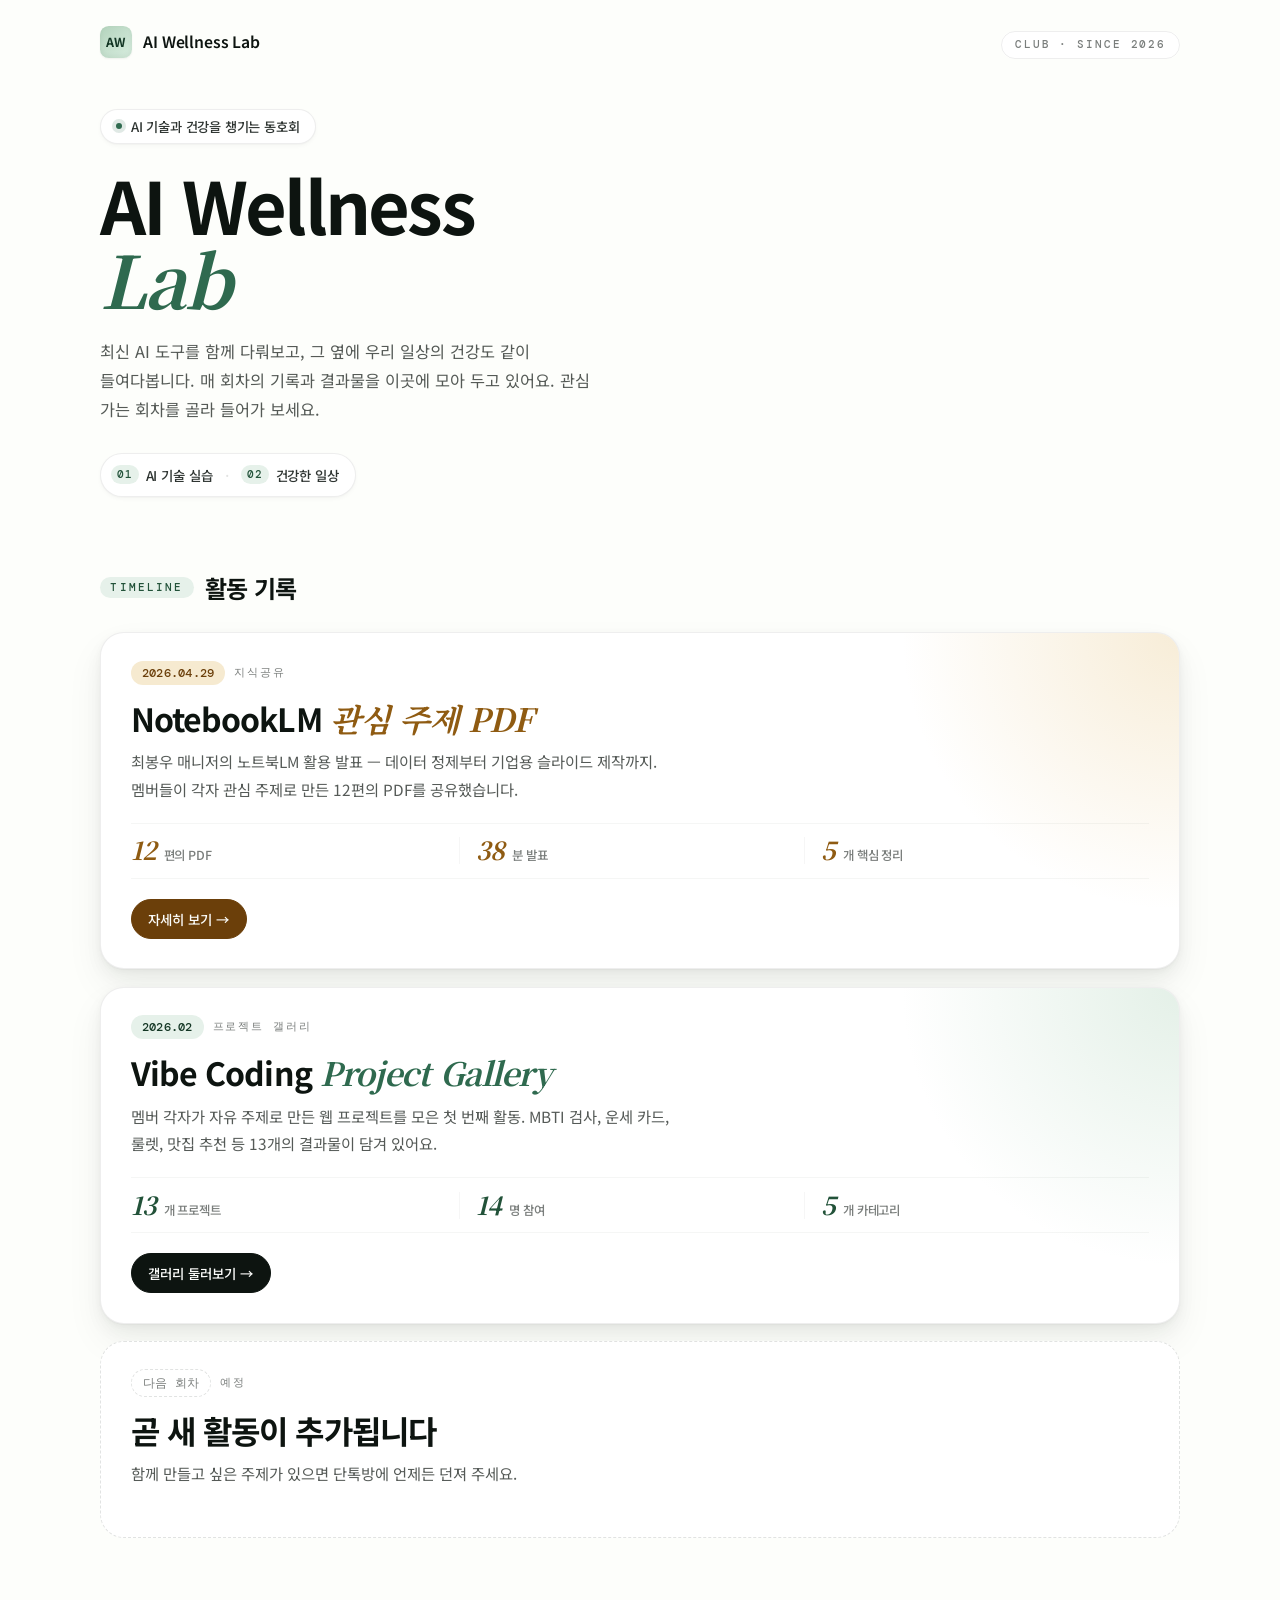
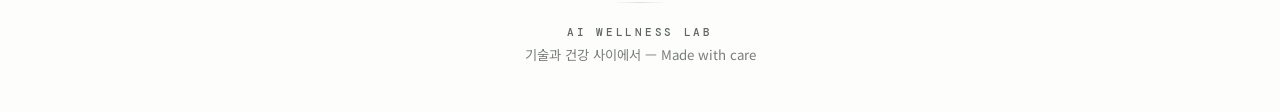
<file: index.html>
<!doctype html>
<html lang="ko">
  <head>
    <meta charset="UTF-8" />
    <meta name="viewport" content="width=device-width, initial-scale=1.0" />
    <title>AI Wellness Lab — 활동 기록</title>
    <meta
      name="description"
      content="AI Wellness Lab 동호회의 정기 활동 기록 — 바이브코딩 프로젝트 갤러리, NotebookLM 지식공유 등"
    />
    <link rel="preconnect" href="https://fonts.googleapis.com" />
    <link rel="preconnect" href="https://fonts.gstatic.com" crossorigin />
    <link
      href="https://fonts.googleapis.com/css2?family=Noto+Sans+KR:wght@400;500;700;800&family=Noto+Serif+KR:wght@500;700&family=DM+Mono:wght@400;500&display=swap"
      rel="stylesheet"
    />
    <link rel="stylesheet" href="styles.css" />
  </head>
  <body>
    <div class="hero-wash" aria-hidden="true"></div>

    <header class="topbar container">
      <a href="#" class="logo" aria-label="AI Wellness Lab">
        <span class="logo-mark">AW</span>
        <span class="logo-text">AI Wellness Lab</span>
      </a>
      <nav class="topnav" aria-label="동호회 정체성">
        <span class="topnav-pill">CLUB · SINCE 2026</span>
      </nav>
    </header>

    <main class="container">
      <section class="hero" aria-labelledby="hero-title">
        <p class="kicker">
          <span class="kicker-dot" aria-hidden="true"></span>
          <span class="kicker-label">AI 기술과 건강을 챙기는 동호회</span>
        </p>
        <h1 id="hero-title">
          AI Wellness<br /><span>Lab</span>
        </h1>
        <p class="hero-description">
          최신 AI 도구를 함께 다뤄보고, 그 옆에 우리 일상의 건강도 같이 들여다봅니다.
          매 회차의 기록과 결과물을 이곳에 모아 두고 있어요. 관심 가는 회차를 골라 들어가 보세요.
        </p>
        <div class="hero-pillars" aria-label="동호회 두 축">
          <span class="pillar"><span class="pillar-num">01</span><span class="pillar-text">AI 기술 실습</span></span>
          <span class="pillar-sep" aria-hidden="true">·</span>
          <span class="pillar"><span class="pillar-num">02</span><span class="pillar-text">건강한 일상</span></span>
        </div>
      </section>

      <section class="activities" aria-labelledby="activities-title">
        <h2 id="activities-title">
          <span class="eyebrow">timeline</span>활동 기록
        </h2>

        <a class="activity-card activity-card-amber" href="2604/" aria-label="2026년 4월 29일 NotebookLM 활동으로 이동">
          <div class="activity-meta">
            <span class="activity-date">2026.04.29</span>
            <span class="activity-tag">지식공유</span>
          </div>
          <h3 class="activity-title">
            NotebookLM <em>관심 주제 PDF</em>
          </h3>
          <p class="activity-desc">
            최봉우 매니저의 노트북LM 활용 발표 — 데이터 정제부터 기업용 슬라이드 제작까지.
            멤버들이 각자 관심 주제로 만든 12편의 PDF를 공유했습니다.
          </p>
          <ul class="activity-stats">
            <li><strong>12</strong><span>편의 PDF</span></li>
            <li><strong>38</strong><span>분 발표</span></li>
            <li><strong>5</strong><span>개 핵심 정리</span></li>
          </ul>
          <span class="activity-cta">자세히 보기 →</span>
        </a>

        <a class="activity-card activity-card-green" href="2602/" aria-label="2026년 2월 바이브코딩 갤러리로 이동">
          <div class="activity-meta">
            <span class="activity-date">2026.02</span>
            <span class="activity-tag">프로젝트 갤러리</span>
          </div>
          <h3 class="activity-title">
            Vibe Coding <em>Project Gallery</em>
          </h3>
          <p class="activity-desc">
            멤버 각자가 자유 주제로 만든 웹 프로젝트를 모은 첫 번째 활동.
            MBTI 검사, 운세 카드, 룰렛, 맛집 추천 등 13개의 결과물이 담겨 있어요.
          </p>
          <ul class="activity-stats">
            <li><strong>13</strong><span>개 프로젝트</span></li>
            <li><strong>14</strong><span>명 참여</span></li>
            <li><strong>5</strong><span>개 카테고리</span></li>
          </ul>
          <span class="activity-cta">갤러리 둘러보기 →</span>
        </a>

        <article class="activity-card activity-card-placeholder" aria-label="다음 활동 예정">
          <div class="activity-meta">
            <span class="activity-date">다음 회차</span>
            <span class="activity-tag">예정</span>
          </div>
          <h3 class="activity-title">곧 새 활동이 추가됩니다</h3>
          <p class="activity-desc">
            함께 만들고 싶은 주제가 있으면 단톡방에 언제든 던져 주세요.
          </p>
        </article>
      </section>
    </main>

    <footer class="container footer">
      <div class="footer-rule" aria-hidden="true"></div>
      <p class="footer-mark">AI Wellness Lab</p>
      <p class="footer-tag">기술과 건강 사이에서 — Made with care</p>
    </footer>
  </body>
</html>
</file>
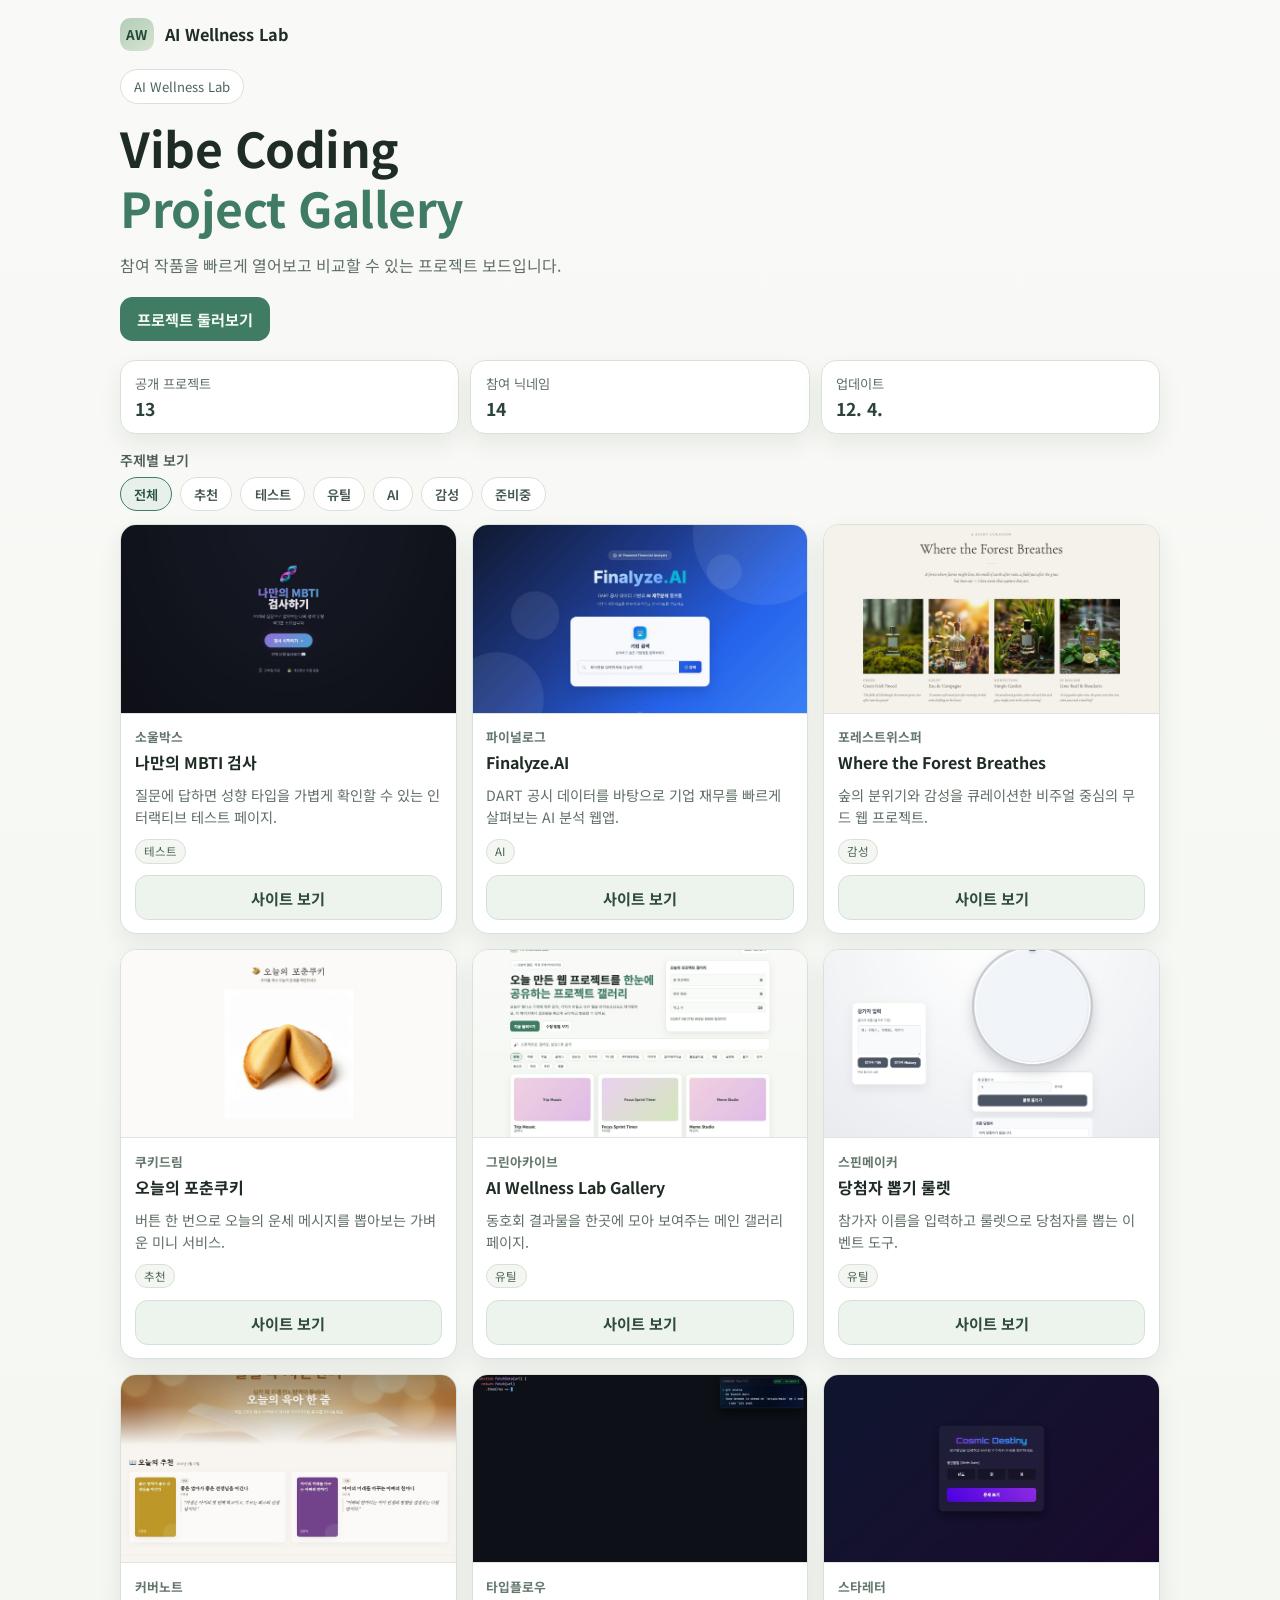
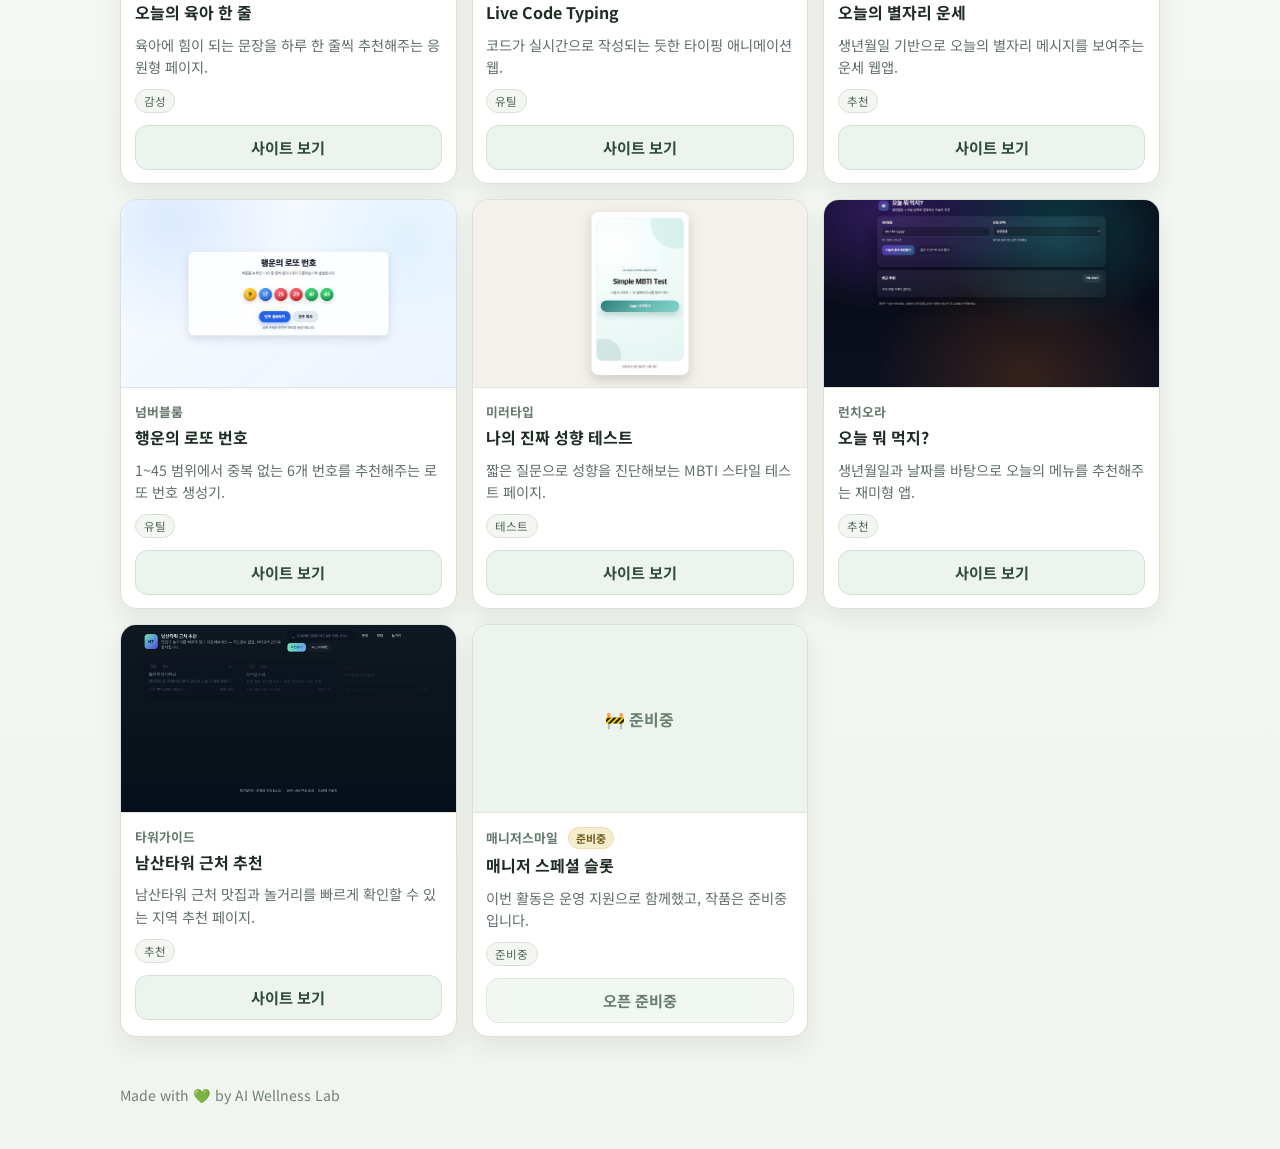
<file: 2602/index.html>
<!doctype html>
<html lang="ko">
  <head>
    <meta charset="UTF-8" />
    <meta name="viewport" content="width=device-width, initial-scale=1.0" />
    <title>AI Wellness Lab | Vibe Coding Gallery</title>
    <meta
      name="description"
      content="AI Wellness Lab 멤버들이 자유 주제로 만든 웹 프로젝트를 공유하는 프로젝트 갤러리"
    />
    <link rel="preconnect" href="https://fonts.googleapis.com" />
    <link rel="preconnect" href="https://fonts.gstatic.com" crossorigin />
    <link
      href="https://fonts.googleapis.com/css2?family=Noto+Sans+KR:wght@400;500;700;800&display=swap"
      rel="stylesheet"
    />
    <link rel="stylesheet" href="styles.css" />
  </head>
  <body>
    <div class="bg-glow bg-glow-1" aria-hidden="true"></div>
    <div class="bg-glow bg-glow-2" aria-hidden="true"></div>

    <header class="topbar container">
      <a href="#" class="logo" aria-label="홈">
        <span class="logo-mark">AW</span>
        <span class="logo-text">AI Wellness Lab</span>
      </a>
    </header>

    <main class="container">
      <section class="hero" aria-labelledby="hero-title">
        <p class="badge">AI Wellness Lab</p>
        <h1 id="hero-title">Vibe Coding <span>Project Gallery</span></h1>
        <p class="hero-description">참여 작품을 빠르게 열어보고 비교할 수 있는 프로젝트 보드입니다.</p>
        <a class="btn btn-primary" href="#project-grid">프로젝트 둘러보기</a>
      </section>

      <section class="meta-strip" aria-label="요약 정보">
        <article class="meta-item">
          <span>공개 프로젝트</span>
          <strong id="total-projects">0</strong>
        </article>
        <article class="meta-item">
          <span>참여 닉네임</span>
          <strong id="total-members">0</strong>
        </article>
        <article class="meta-item">
          <span>업데이트</span>
          <strong id="today-date">-</strong>
        </article>
      </section>

      <section class="controls" aria-label="필터">
        <p class="controls-title">주제별 보기</p>
        <div id="tag-filters" class="tag-filters" role="group" aria-label="태그 필터"></div>
      </section>

      <section id="project-grid" class="project-grid" aria-live="polite"></section>

      <section class="empty-state hidden" id="empty-state" aria-live="polite">
        <p>해당 태그에 맞는 프로젝트가 아직 없어요.</p>
      </section>
    </main>

    <footer class="container footer">
      <p>Made with 💚 by AI Wellness Lab</p>
    </footer>

    <script src="script.js"></script>
  </body>
</html>
</file>
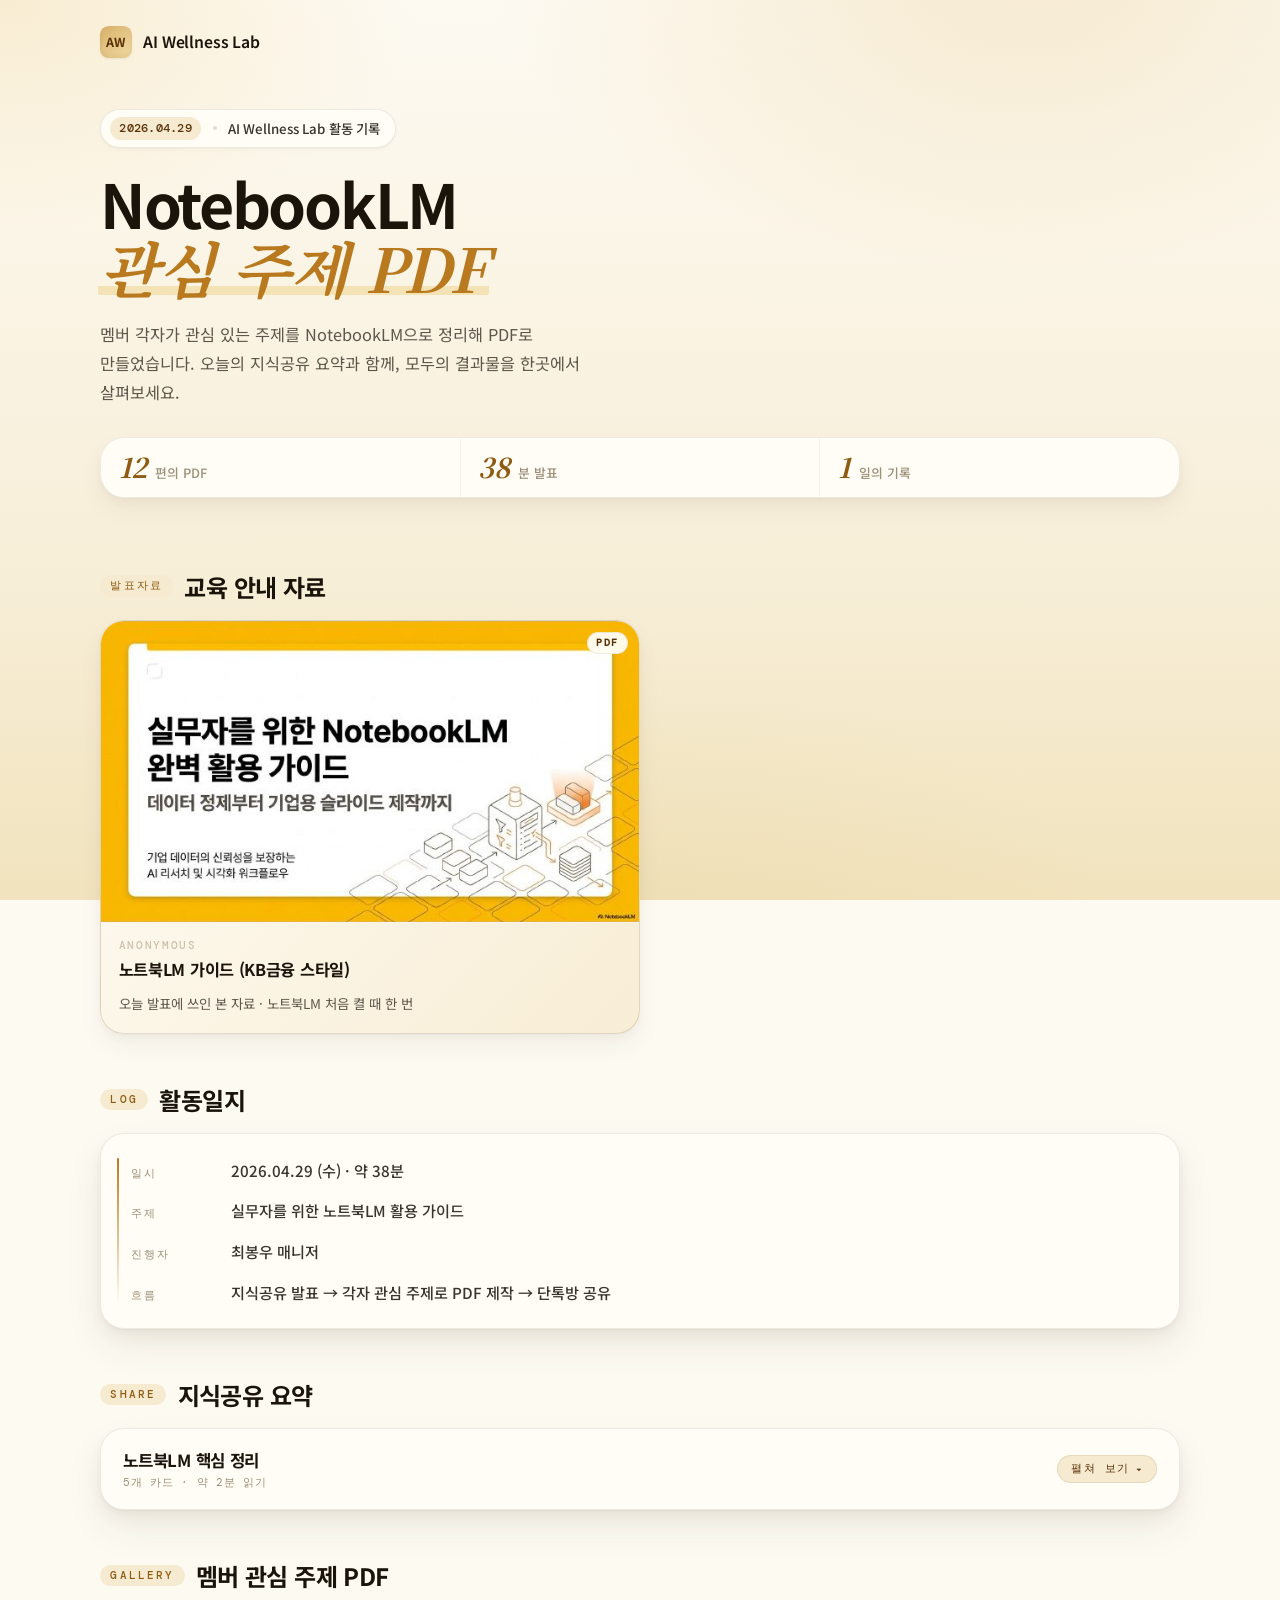
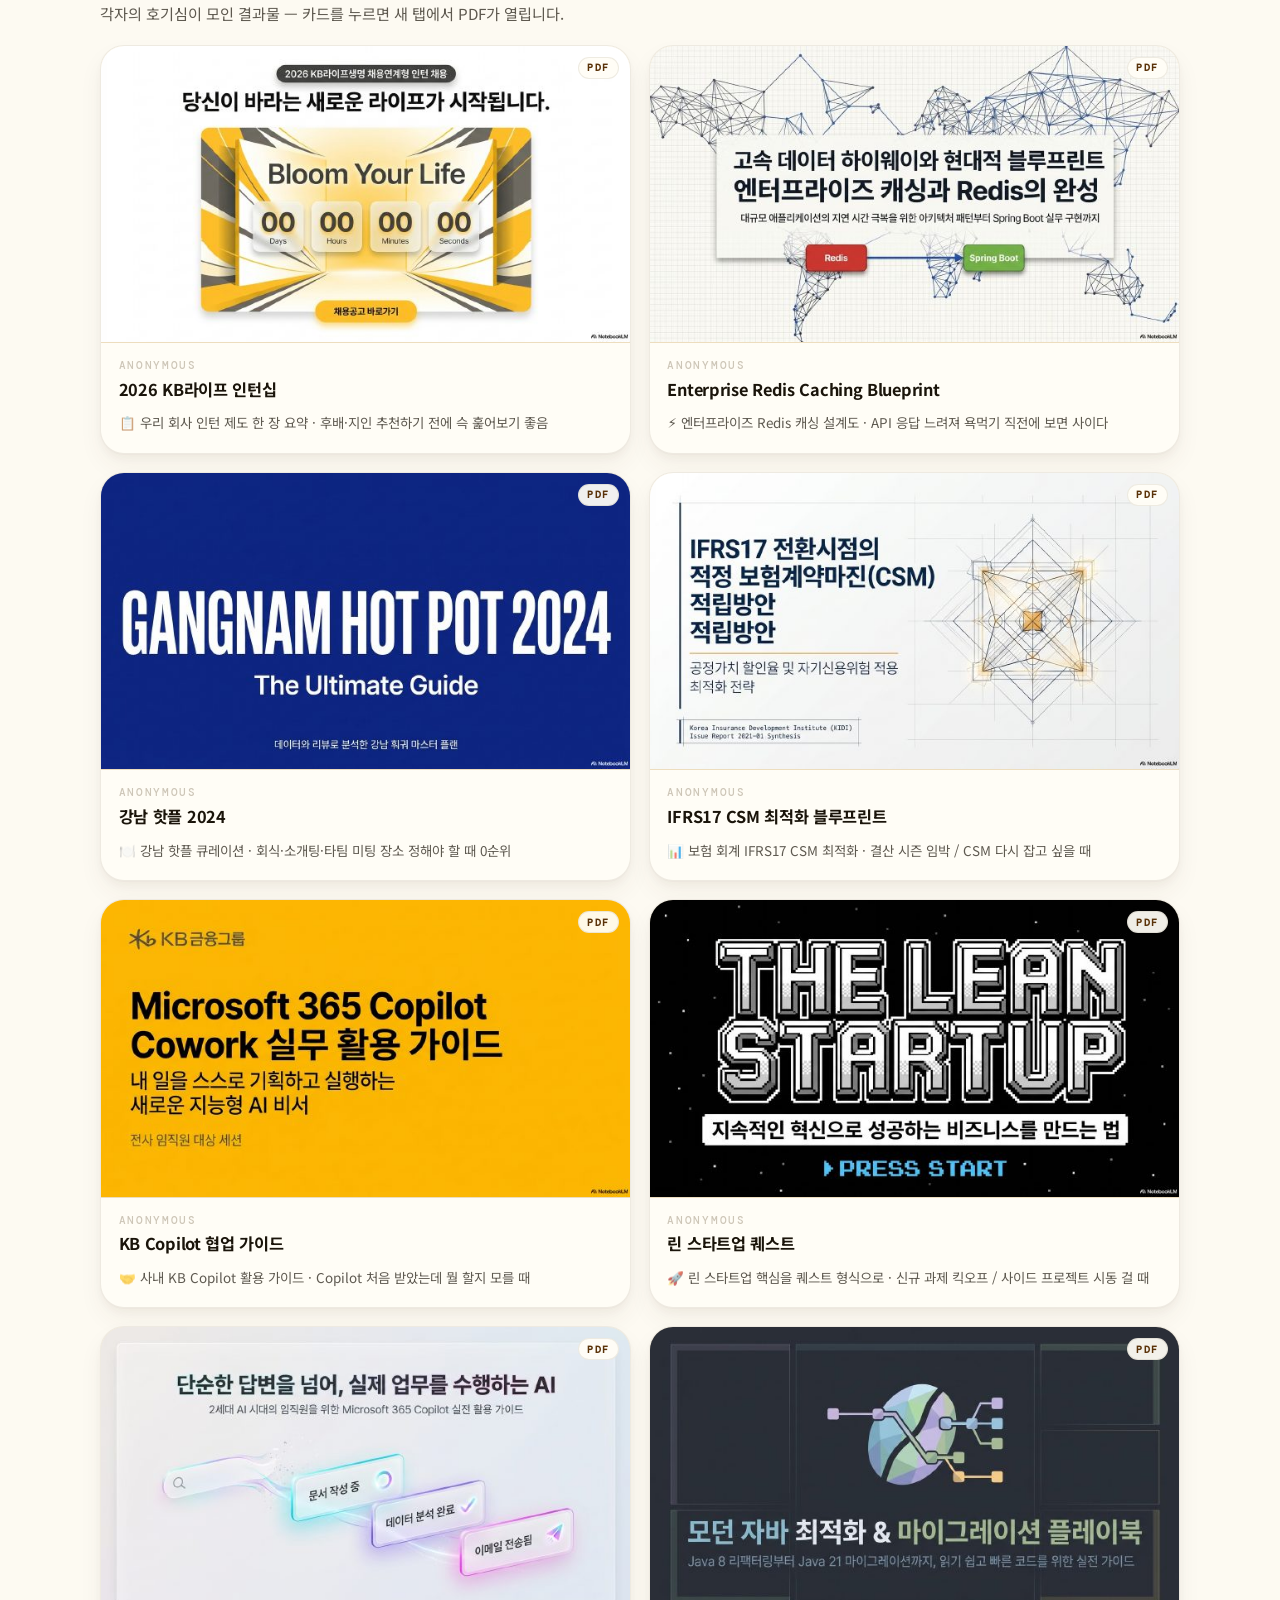
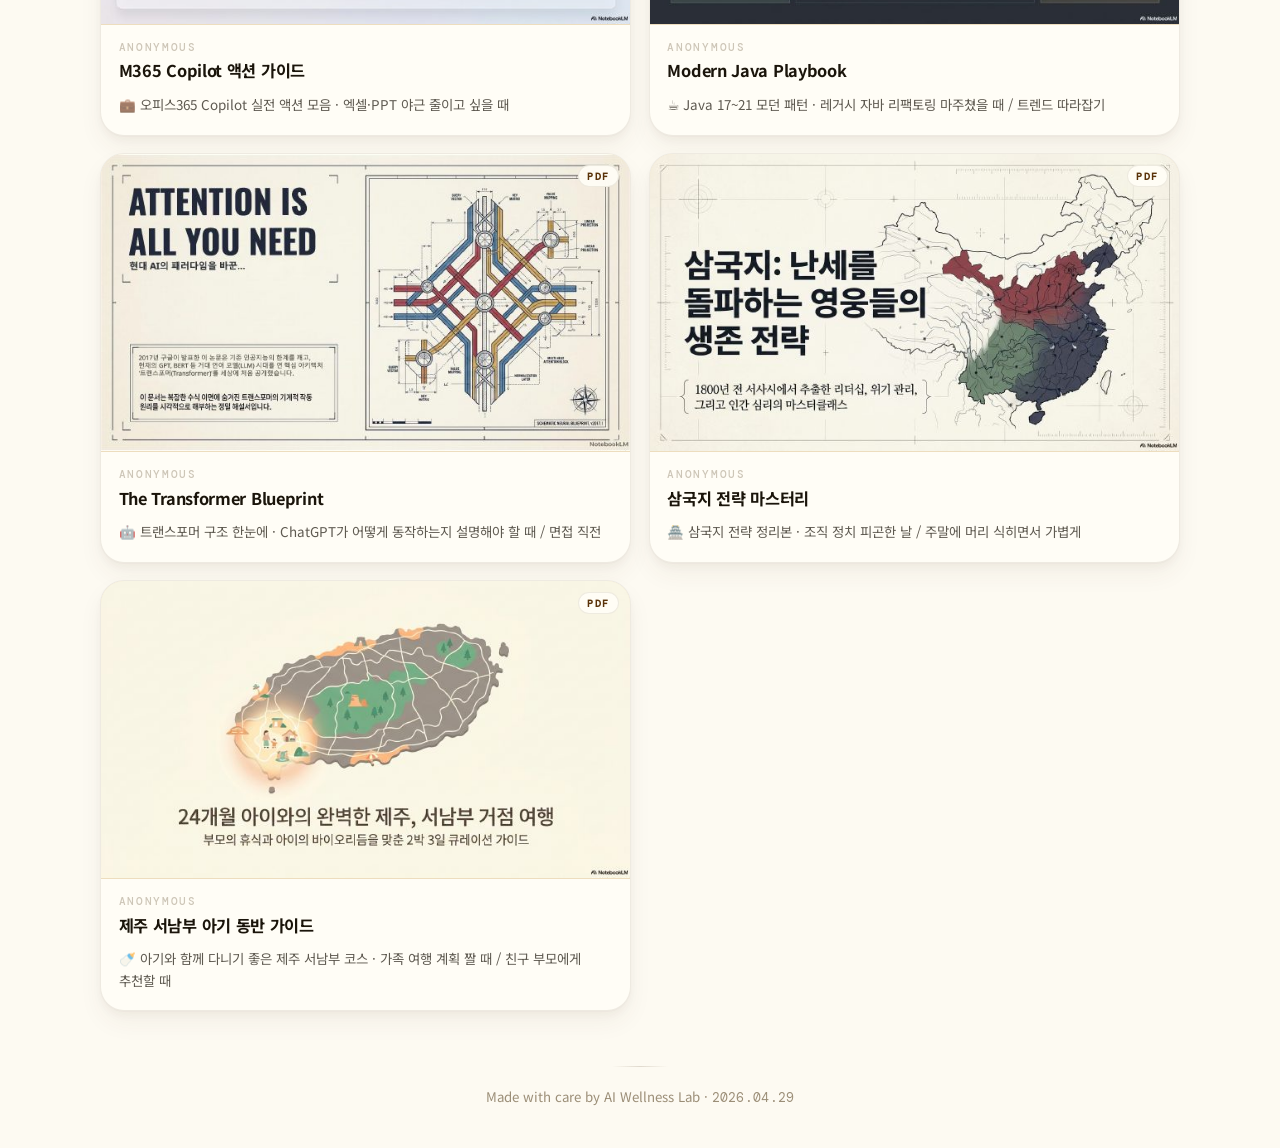
<file: 2604/index.html>
<!doctype html>
<html lang="ko">
  <head>
    <meta charset="UTF-8" />
    <meta name="viewport" content="width=device-width, initial-scale=1.0" />
    <title>NotebookLM 활동 | AI Wellness Lab</title>
    <meta
      name="description"
      content="2026년 4월 29일 AI Wellness Lab 멤버들이 NotebookLM으로 만든 PDF 모음과 교육 스크립트"
    />
    <link rel="preconnect" href="https://fonts.googleapis.com" />
    <link rel="preconnect" href="https://fonts.gstatic.com" crossorigin />
    <link
      href="https://fonts.googleapis.com/css2?family=Noto+Sans+KR:wght@400;500;700;800&family=Noto+Serif+KR:wght@500;700&family=DM+Mono:wght@400;500&display=swap"
      rel="stylesheet"
    />
    <link rel="stylesheet" href="styles.css" />
  </head>
  <body>
    <header class="topbar container">
      <a href="../" class="logo" aria-label="홈으로">
        <span class="logo-mark">AW</span>
        <span class="logo-text">AI Wellness Lab</span>
      </a>
    </header>

    <main class="container">
      <section class="hero" aria-labelledby="hero-title">
        <p class="kicker">
          <span class="kicker-date">2026.04.29</span>
          <span class="kicker-dot" aria-hidden="true"></span>
          <span class="kicker-label">AI Wellness Lab 활동 기록</span>
        </p>
        <h1 id="hero-title">NotebookLM<br /><span>관심 주제 PDF</span></h1>
        <p class="hero-description">
          멤버 각자가 관심 있는 주제를 NotebookLM으로 정리해 PDF로 만들었습니다.
          오늘의 지식공유 요약과 함께, 모두의 결과물을 한곳에서 살펴보세요.
        </p>
        <ul class="hero-stats" aria-label="요약">
          <li><strong>12</strong><span>편의 PDF</span></li>
          <li><strong>38</strong><span>분 발표</span></li>
          <li><strong>1</strong><span>일의 기록</span></li>
        </ul>
      </section>

      <section class="guide-section" aria-labelledby="guide-title">
        <h2 id="guide-title"><span class="eyebrow">발표자료</span>교육 안내 자료</h2>
        <div id="guide-slot" class="guide-slot"></div>
      </section>

      <section class="activity-section" aria-labelledby="activity-title">
        <h2 id="activity-title"><span class="eyebrow">log</span>활동일지</h2>
        <article class="info-card">
          <dl class="activity-meta">
            <div><dt>일시</dt><dd>2026.04.29 (수) · 약 38분</dd></div>
            <div><dt>주제</dt><dd>실무자를 위한 노트북LM 활용 가이드</dd></div>
            <div><dt>진행자</dt><dd>최봉우 매니저</dd></div>
            <div><dt>흐름</dt><dd>지식공유 발표 → 각자 관심 주제로 PDF 제작 → 단톡방 공유</dd></div>
          </dl>
        </article>
      </section>

      <section class="knowledge-section" aria-labelledby="knowledge-title">
        <h2 id="knowledge-title"><span class="eyebrow">share</span>지식공유 요약</h2>
        <details class="kb-toggle">
          <summary>
            <span class="kb-toggle-meta">
              <span class="kb-toggle-label">노트북LM 핵심 정리</span>
              <span class="kb-toggle-sub">5개 카드 · 약 2분 읽기</span>
            </span>
            <span class="kb-toggle-hint">펼쳐 보기</span>
          </summary>
          <div class="kb-toggle-body">

        <article class="kb-card">
          <h3>왜 노트북LM인가</h3>
          <p>일반 LLM은 웹 검색에 기대다 보니 <strong>할루시네이션</strong>이 생긴다. 노트북LM은 <strong>RAG 방식</strong>으로 사용자가 지정한 소스 안에서만 답해 할루시네이션이 줄어든다 — 오픈북 시험 환경에 가깝다.</p>
          <p>소스 한도: 무료 <strong>50개</strong> · 유료 <strong>300개</strong>. PDF·웹페이지·구글 드라이브·유튜브 다 입력 가능.</p>
        </article>

        <article class="kb-card">
          <h3>핵심 워크플로우</h3>
          <ol>
            <li>노트북 생성 → 소스 추가</li>
            <li>Gemini 3.1 Flash로 대화하며 정제</li>
            <li><strong>스튜디오</strong>에서 산출물(보고서·마인드맵·오디오·동영상·슬라이드·퀴즈·데이터 테이블) 생성</li>
            <li><strong>메모 순환</strong>: 대화 결과를 메모로 저장 → 다시 소스로 변환해서 자료 보강</li>
          </ol>
        </article>

        <article class="kb-card">
          <h3>소스 정제 팁</h3>
          <ul>
            <li>북마크 URL은 <strong>일괄 붙여넣기</strong>로 한 번에 추가</li>
            <li>키워드만 주면 AI가 검색해 옴 — <strong>Fast Research</strong>(50개)·<strong>Deep Research</strong>(300개)</li>
            <li>"신뢰도 점수 매겨줘"로 가비지 소스 솎아내기</li>
            <li>신규 <strong>자동 라벨링</strong> 버튼으로 소스를 기능·비용·성능 등으로 분류</li>
          </ul>
        </article>

        <article class="kb-card">
          <h3>슬라이드, 진짜 핵심은 커스터마이징</h3>
          <p>기본 생성 슬라이드는 베이지·회색 파스텔에 모눈 배경 — 한눈에 "노트북LM 티"가 난다. 크롬 확장으로 옷을 입히자.</p>
          <ul>
            <li><strong>Banana NL</strong> — 칠판·픽셀·미니어처·만화 등 스타일 선택</li>
            <li><strong>한국 기업 스타일</strong> (최봉우 매니저 직접 제작) — 삼성·SK·LG·현대차·<strong>KB금융</strong>·네이버 컬러로 자동 생성</li>
          </ul>
          <p><strong>목차 고정 팁</strong>: "목차 짜줘" → 메모로 저장 → <strong>소스로 변환</strong> → 슬라이드 생성. 순서 흔들림 방지.</p>
        </article>

        <article class="kb-card">
          <h3>만들어진 슬라이드 수정하기</h3>
          <p>슬라이드는 사실 Nano Banana로 만든 <strong>이미지</strong>라 원래는 편집이 어려웠다.</p>
          <ul>
            <li><strong>부분 재생성</strong> — 슬라이드를 지목하고 "이 문구 빼줘" 식으로 지시 (디자인은 약간 흔들릴 수 있음)</li>
            <li><strong>PPT 다운로드 + PowerPoint 그림 편집 → 텍스트 편집</strong> — OCR로 이미지 속 텍스트를 뽑아내 직접 수정</li>
          </ul>
        </article>

        <article class="kb-card kb-card-callout">
          <h3>오늘의 실습 미션</h3>
          <p>각자 <strong>관심 주제로 자료를 모아 노트북LM에 넣고, 원하는 스타일로 PPT 제작</strong> → 단톡방 공유. 스타일·주제 모두 자유. 아래 카드들이 그 결과물입니다.</p>
        </article>
          </div>
        </details>
      </section>

      <section class="pdf-section" aria-labelledby="pdf-title">
        <h2 id="pdf-title"><span class="eyebrow">gallery</span>멤버 관심 주제 PDF</h2>
        <p class="section-description">각자의 호기심이 모인 결과물 — 카드를 누르면 새 탭에서 PDF가 열립니다.</p>
        <div id="pdf-grid" class="pdf-grid" aria-live="polite"></div>
        <p id="pdf-empty" class="empty-state hidden">PDF가 곧 업로드됩니다.</p>
      </section>
    </main>

    <footer class="container footer">
      <div class="footer-rule" aria-hidden="true"></div>
      <p>Made with care by AI Wellness Lab · <time datetime="2026-04-29">2026.04.29</time></p>
    </footer>

    <dialog class="pdf-viewer" id="pdf-viewer" aria-label="PDF 미리보기">
      <div class="pdf-viewer-panel">
        <header class="pdf-viewer-bar">
          <p class="pdf-viewer-title" id="pdf-viewer-title">PDF</p>
          <div class="pdf-viewer-actions">
            <a class="pdf-viewer-btn pdf-viewer-btn-ghost" id="pdf-viewer-open" href="#" target="_blank" rel="noopener noreferrer">새 탭에서 열기 ↗</a>
            <button class="pdf-viewer-btn pdf-viewer-close" type="button" id="pdf-viewer-close" aria-label="뷰어 닫기">✕</button>
          </div>
        </header>
        <iframe class="pdf-viewer-frame" id="pdf-viewer-frame" title="PDF 뷰어" src="about:blank"></iframe>
      </div>
    </dialog>

    <script src="script.js"></script>
  </body>
</html>
</file>
<file: styles.css>
/* ============================================================
   AI Wellness Lab — Home / Activity Index
   Inspiration: Mintlify (clean + green accent, atmospheric hero,
   whisper borders) × Notion (warm minimalism, multi-layer ambient
   shadows, pill badges).
   Brand: AI 기술 + 건강 (calm intelligence, reading-optimized)
   ============================================================ */

:root {
  /* Surface */
  --bg: #ffffff;
  --bg-soft: #f7f9f6;
  --surface: #ffffff;
  --surface-tint: #f3f7f1;

  /* Borders — whisper philosophy (Notion/Mintlify) */
  --border: rgba(15, 25, 20, 0.07);
  --border-soft: rgba(15, 25, 20, 0.04);
  --border-strong: rgba(15, 25, 20, 0.12);
  --border-focus: rgba(63, 124, 99, 0.4);

  /* Ink — warm near-black, not pure (Notion-style) */
  --ink: #0d1410;
  --ink-soft: rgba(13, 20, 16, 0.92);
  --text: rgba(13, 20, 16, 0.86);
  --text-soft: rgba(13, 20, 16, 0.7);
  --muted: rgba(13, 20, 16, 0.55);
  --muted-strong: rgba(13, 20, 16, 0.65);

  /* Brand — calm wellness green (kept), used sparingly */
  --primary: #2f6a4f;
  --primary-strong: #225239;
  --primary-soft: #e6f1ea;
  --primary-tint: #d4eadd;
  --primary-deep: #143725;

  /* Sub-theme accent (NotebookLM activity) */
  --amber: #b97a1f;
  --amber-soft: #f6ead0;
  --amber-strong: #8f5b12;
  --amber-deep: #6b3f0a;

  /* Multi-layer ambient shadows (Notion-inspired) */
  --shadow-whisper:
    0 1px 1px rgba(13, 30, 20, 0.02),
    0 2px 4px rgba(13, 30, 20, 0.03);
  --shadow-soft:
    0 1px 1px rgba(13, 30, 20, 0.02),
    0 4px 10px rgba(13, 30, 20, 0.04),
    0 12px 24px rgba(13, 30, 20, 0.05);
  --shadow-card:
    0 1px 1px rgba(13, 30, 20, 0.025),
    0 2px 6px rgba(13, 30, 20, 0.03),
    0 8px 18px rgba(13, 30, 20, 0.045),
    0 18px 38px rgba(13, 30, 20, 0.06);
  --shadow-lift:
    0 2px 4px rgba(13, 30, 20, 0.04),
    0 6px 14px rgba(13, 30, 20, 0.05),
    0 16px 32px rgba(13, 30, 20, 0.07),
    0 28px 56px rgba(13, 30, 20, 0.09);

  /* Radii */
  --radius-xs: 0.25rem;
  --radius-sm: 0.5rem;
  --radius: 0.85rem;
  --radius-lg: 1.15rem;
  --radius-xl: 1.5rem;
  --radius-2xl: 1.85rem;
  --radius-pill: 9999px;

  /* Fonts */
  --font-sans: "Noto Sans KR", "Inter", "Apple SD Gothic Neo", system-ui, sans-serif;
  --font-serif: "Noto Serif KR", "Iowan Old Style", "Apple SD Gothic Neo", serif;
  --font-mono: "DM Mono", "Geist Mono", "JetBrains Mono", ui-monospace, "SF Mono", monospace;
}

*,
*::before,
*::after {
  box-sizing: border-box;
}

html,
body {
  margin: 0;
  padding: 0;
  min-height: 100%;
  background: #fdfefb;
  color: var(--text);
  font-family: var(--font-sans);
  -webkit-font-smoothing: antialiased;
  -moz-osx-font-smoothing: grayscale;
}

.container {
  width: min(1080px, calc(100vw - 1.6rem));
  margin: 0 auto;
}

@media (max-width: 640px) {
  .container {
    width: min(1080px, calc(100vw - 1rem));
  }
}

/* ── Atmospheric hero wash (Mintlify-inspired) ──────────── */

.hero-wash {
  position: fixed;
  inset: 0;
  z-index: -1;
  pointer-events: none;
  background:
    radial-gradient(60% 50% at 75% -5%, rgba(120, 200, 160, 0.18) 0%, transparent 70%),
    radial-gradient(50% 40% at 0% 0%, rgba(212, 234, 221, 0.55) 0%, transparent 65%),
    radial-gradient(55% 50% at 50% 105%, rgba(220, 234, 200, 0.4) 0%, transparent 70%),
    linear-gradient(180deg, #fdfefb 0%, #f6faf3 65%, #f0f6ec 100%);
}

::selection {
  background: var(--primary-soft);
  color: var(--primary-deep);
}

/* ── Topbar ──────────────────────────────────────────────── */

.topbar {
  padding: 1.6rem 0 0.8rem;
  display: flex;
  align-items: center;
  justify-content: space-between;
  gap: 0.8rem;
}

.logo {
  display: inline-flex;
  align-items: center;
  gap: 0.7rem;
  color: var(--ink);
  text-decoration: none;
  font-weight: 600;
  letter-spacing: -0.01em;
}

.logo-mark {
  width: 2rem;
  height: 2rem;
  border-radius: 0.55rem;
  display: grid;
  place-items: center;
  background: linear-gradient(140deg, #b3d3bc 0%, #d8eddf 100%);
  color: var(--primary-deep);
  font-size: 0.78rem;
  font-weight: 700;
  letter-spacing: 0.02em;
  box-shadow:
    inset 0 -2px 4px rgba(36, 73, 56, 0.08),
    0 1px 2px rgba(13, 30, 20, 0.06);
}

.logo-text {
  font-size: 0.98rem;
  letter-spacing: -0.01em;
}

.topnav-pill {
  font-family: var(--font-mono);
  font-size: 0.66rem;
  font-weight: 500;
  letter-spacing: 0.18em;
  color: var(--muted);
  background: var(--surface);
  border: 1px solid var(--border);
  padding: 0.4rem 0.8rem;
  border-radius: var(--radius-pill);
  text-transform: uppercase;
  white-space: nowrap;
}

@media (max-width: 640px) {
  .logo-text {
    display: none;
  }
  .topnav-pill {
    font-size: 0.6rem;
    padding: 0.32rem 0.65rem;
    letter-spacing: 0.14em;
  }
}

/* ── Hero ────────────────────────────────────────────────── */

.hero {
  padding: 2.4rem 0 1.4rem;
}

.kicker {
  margin: 0 0 1.4rem;
  display: inline-flex;
  align-items: center;
  gap: 0.55rem;
  padding: 0.45rem 0.95rem;
  border-radius: var(--radius-pill);
  border: 1px solid var(--border);
  background: var(--surface);
  box-shadow: var(--shadow-whisper);
}

.kicker-dot {
  width: 6px;
  height: 6px;
  border-radius: 50%;
  background: var(--primary);
  box-shadow: 0 0 0 4px rgba(47, 106, 79, 0.15);
  flex: 0 0 auto;
  animation: pulse-soft 2.4s ease-in-out infinite;
}

@keyframes pulse-soft {
  0%, 100% { box-shadow: 0 0 0 3px rgba(47, 106, 79, 0.18); }
  50%      { box-shadow: 0 0 0 6px rgba(47, 106, 79, 0.05); }
}

.kicker-label {
  font-size: 0.83rem;
  font-weight: 500;
  color: var(--text);
  letter-spacing: -0.015em;
  word-break: keep-all;
}

.hero h1 {
  margin: 0;
  font-size: clamp(2.4rem, 8.5vw, 4.5rem);
  line-height: 1.04;
  letter-spacing: -0.038em;
  color: var(--ink);
  font-weight: 700;
  word-break: keep-all;
  overflow-wrap: anywhere;
  max-width: 14ch;
  font-feature-settings: "lnum" 1, "ss01" 1;
}

.hero h1 span {
  font-family: var(--font-serif);
  font-style: italic;
  font-weight: 700;
  color: var(--primary);
  letter-spacing: -0.025em;
  position: relative;
  display: inline-block;
}

.hero h1 span::after {
  content: "";
  position: absolute;
  left: -0.04em;
  right: -0.04em;
  bottom: 0.08em;
  height: 0.34em;
  background: linear-gradient(180deg, transparent 55%, rgba(178, 213, 188, 0.65) 55%);
  z-index: -1;
  border-radius: 2px;
}

.hero-description {
  margin: 1.3rem 0 0;
  color: var(--text-soft);
  line-height: 1.78;
  font-size: 1.02rem;
  max-width: 56ch;
  word-break: keep-all;
  overflow-wrap: anywhere;
}

.hero-pillars {
  margin: 1.8rem 0 0;
  display: inline-flex;
  align-items: center;
  gap: 0.75rem;
  padding: 0.55rem 1rem 0.55rem 0.6rem;
  border: 1px solid var(--border);
  background: var(--surface);
  border-radius: var(--radius-pill);
  box-shadow: var(--shadow-whisper);
}

.pillar {
  display: inline-flex;
  align-items: center;
  gap: 0.42rem;
  font-size: 0.84rem;
  color: var(--text);
}

.pillar-num {
  font-family: var(--font-mono);
  font-size: 0.66rem;
  font-weight: 500;
  color: var(--primary-strong);
  background: var(--primary-soft);
  padding: 0.18rem 0.42rem;
  border-radius: var(--radius-pill);
  letter-spacing: 0.04em;
}

.pillar-text {
  font-weight: 500;
  letter-spacing: -0.01em;
}

.pillar-sep {
  color: var(--border-strong);
  font-weight: 400;
}

@media (max-width: 520px) {
  .hero-pillars {
    flex-wrap: wrap;
    border-radius: var(--radius-lg);
  }
}

/* ── Section heading ─────────────────────────────────────── */

.activities {
  margin-top: 3.2rem;
  display: flex;
  flex-direction: column;
  gap: 1.1rem;
}

.activities h2 {
  margin: 0 0 0.6rem;
  font-size: clamp(1.2rem, 3vw, 1.5rem);
  color: var(--ink);
  font-weight: 700;
  letter-spacing: -0.025em;
  display: flex;
  align-items: center;
  gap: 0.7rem;
  word-break: keep-all;
}

.eyebrow {
  font-family: var(--font-mono);
  font-size: 0.66rem;
  font-weight: 500;
  letter-spacing: 0.2em;
  text-transform: uppercase;
  color: var(--primary-strong);
  background: var(--primary-soft);
  padding: 0.26rem 0.65rem;
  border-radius: var(--radius-pill);
  flex: 0 0 auto;
}

/* ── Activity cards ──────────────────────────────────────── */

.activity-card {
  display: block;
  background: var(--surface);
  border: 1px solid var(--border);
  border-radius: var(--radius-xl);
  box-shadow: var(--shadow-card);
  padding: 1.7rem 1.85rem 1.85rem;
  text-decoration: none;
  color: inherit;
  position: relative;
  overflow: hidden;
  transition: transform 0.24s cubic-bezier(0.4, 0, 0.2, 1),
    box-shadow 0.24s cubic-bezier(0.4, 0, 0.2, 1),
    border-color 0.24s ease;
  word-break: keep-all;
  overflow-wrap: anywhere;
}

a.activity-card:hover {
  transform: translateY(-4px);
  box-shadow: var(--shadow-lift);
  border-color: var(--border-strong);
}

a.activity-card:active {
  transform: translateY(-1px);
  transition-duration: 0.08s;
}

a.activity-card:focus-visible {
  outline: 2px solid var(--border-focus);
  outline-offset: 3px;
}

/* Color-coded glow accent — corner gradient (subtle Mintlify wash) */
.activity-card::before {
  content: "";
  position: absolute;
  top: 0;
  right: 0;
  width: 280px;
  height: 280px;
  background: radial-gradient(circle at 100% 0%, var(--card-glow, rgba(178, 213, 188, 0.25)) 0%, transparent 70%);
  pointer-events: none;
  z-index: 0;
}

.activity-card-amber {
  --card-glow: rgba(231, 198, 132, 0.32);
}

.activity-card-green {
  --card-glow: rgba(178, 213, 188, 0.35);
}

.activity-card > * {
  position: relative;
  z-index: 1;
}

.activity-card-placeholder {
  background: var(--surface);
  border-style: dashed;
  border-color: var(--border-strong);
  border-width: 1.5px;
  box-shadow: none;
  --card-glow: transparent;
}

.activity-meta {
  display: flex;
  align-items: center;
  gap: 0.55rem;
  margin-bottom: 0.95rem;
  flex-wrap: wrap;
}

.activity-date {
  font-family: var(--font-mono);
  font-size: 0.78rem;
  font-weight: 500;
  color: var(--primary-deep);
  background: var(--primary-soft);
  padding: 0.26rem 0.7rem;
  border-radius: var(--radius-pill);
  font-feature-settings: "tnum" 1;
  letter-spacing: 0.02em;
}

.activity-card-amber .activity-date {
  color: var(--amber-deep);
  background: var(--amber-soft);
}

.activity-card-placeholder .activity-date {
  color: var(--muted);
  background: transparent;
  border: 1px dashed var(--border-strong);
}

.activity-tag {
  font-family: var(--font-mono);
  font-size: 0.66rem;
  font-weight: 500;
  letter-spacing: 0.18em;
  text-transform: uppercase;
  color: var(--muted);
}

.activity-title {
  margin: 0 0 0.65rem;
  font-size: clamp(1.45rem, 3.6vw, 2rem);
  line-height: 1.18;
  letter-spacing: -0.028em;
  color: var(--ink);
  font-weight: 700;
}

.activity-title em {
  font-family: var(--font-serif);
  font-style: italic;
  font-weight: 700;
  color: var(--primary);
}

.activity-card-amber .activity-title em {
  color: var(--amber-strong);
}

.activity-desc {
  margin: 0 0 1.25rem;
  color: var(--text-soft);
  line-height: 1.78;
  font-size: 0.96rem;
  max-width: 60ch;
}

.activity-stats {
  list-style: none;
  margin: 0 0 1.25rem;
  padding: 0.85rem 0;
  display: flex;
  flex-wrap: wrap;
  gap: 0;
  border-top: 1px solid var(--border-soft);
  border-bottom: 1px solid var(--border-soft);
}

.activity-stats li {
  flex: 1 1 0;
  min-width: 110px;
  padding: 0 1rem;
  display: flex;
  align-items: baseline;
  gap: 0.45rem;
  border-right: 1px solid var(--border-soft);
}

.activity-stats li:first-child {
  padding-left: 0;
}

.activity-stats li:last-child {
  border-right: 0;
}

.activity-stats strong {
  font-family: var(--font-serif);
  font-style: italic;
  font-weight: 700;
  font-size: 1.55rem;
  color: var(--primary-strong);
  font-feature-settings: "tnum" 1, "lnum" 1;
  letter-spacing: -0.025em;
  line-height: 1;
}

.activity-card-amber .activity-stats strong {
  color: var(--amber-strong);
}

.activity-stats span {
  font-size: 0.78rem;
  color: var(--muted);
  font-weight: 500;
  letter-spacing: -0.005em;
}

.activity-cta {
  display: inline-flex;
  align-items: center;
  gap: 0.42rem;
  padding: 0.55rem 1.05rem;
  border: 1px solid var(--ink);
  background: var(--ink);
  color: #fcfdfb;
  font-size: 0.84rem;
  font-weight: 500;
  letter-spacing: -0.005em;
  border-radius: var(--radius-pill);
  transition: gap 0.2s ease, transform 0.12s ease, opacity 0.18s ease;
}

a.activity-card:hover .activity-cta {
  gap: 0.55rem;
  opacity: 0.92;
}

.activity-card-amber .activity-cta {
  background: var(--amber-deep);
  border-color: var(--amber-deep);
}

@media (max-width: 640px) {
  .activity-card {
    padding: 1.35rem 1.35rem 1.45rem;
  }

  .activity-stats {
    gap: 0.45rem 0;
  }

  .activity-stats li {
    flex: 1 1 calc(50% - 0.2rem);
    border-right: 0;
    padding: 0.15rem 0;
    min-width: 0;
  }

  .activity-stats li:nth-child(odd) {
    border-right: 1px solid var(--border-soft);
    padding-right: 0.6rem;
  }

  .activity-stats li:nth-child(even) {
    padding-left: 0.6rem;
  }
}

/* ── Footer ──────────────────────────────────────────────── */

.footer {
  padding: 4rem 0 3rem;
  text-align: center;
}

.footer-rule {
  width: 56px;
  height: 1px;
  background: linear-gradient(90deg, transparent 0%, var(--border-strong) 50%, transparent 100%);
  margin: 0 auto 1.4rem;
}

.footer-mark {
  margin: 0 0 0.35rem;
  font-family: var(--font-mono);
  font-size: 0.7rem;
  font-weight: 500;
  letter-spacing: 0.24em;
  text-transform: uppercase;
  color: var(--muted-strong);
}

.footer-tag {
  margin: 0;
  font-size: 0.83rem;
  color: var(--muted);
  font-weight: 400;
}

/* ── Reduced motion ──────────────────────────────────────── */

@media (prefers-reduced-motion: reduce) {
  *,
  *::before,
  *::after {
    animation-duration: 0.01ms !important;
    animation-iteration-count: 1 !important;
    transition-duration: 0.01ms !important;
  }

  a.activity-card:hover {
    transform: none;
  }
  .kicker-dot {
    animation: none;
  }
}
</file>
<file: 2602/styles.css>
:root {
  --bg: #f6f8f4;
  --surface: #ffffff;
  --surface-soft: #f3f6f1;
  --border: #d9e2d8;
  --text: #1f2c24;
  --muted: #617066;
  --primary: #3f7c63;
  --primary-strong: #2f6650;
  --shadow: 0 10px 24px rgba(22, 37, 26, 0.08);
}

* {
  box-sizing: border-box;
  font-family: "Noto Sans KR", "Apple SD Gothic Neo", sans-serif;
}

html,
body {
  margin: 0;
  padding: 0;
  min-height: 100%;
  background: linear-gradient(180deg, #f9faf7 0%, #f2f5ef 100%);
  color: var(--text);
}

body {
  position: relative;
}

.container {
  width: min(1040px, calc(100vw - 1.4rem));
  margin: 0 auto;
}

.bg-glow {
  position: fixed;
  border-radius: 999px;
  filter: blur(70px);
  pointer-events: none;
  z-index: -1;
}

.bg-glow-1 {
  width: 240px;
  height: 240px;
  background: rgba(185, 215, 195, 0.28);
  top: -110px;
  left: -80px;
}

.bg-glow-2 {
  width: 260px;
  height: 260px;
  background: rgba(219, 229, 214, 0.45);
  right: -110px;
  bottom: -90px;
}

.topbar {
  padding: 1.1rem 0 0.6rem;
}

.logo {
  display: inline-flex;
  align-items: center;
  gap: 0.72rem;
  color: var(--text);
  text-decoration: none;
  font-weight: 700;
}

.logo-mark {
  width: 2.1rem;
  height: 2.1rem;
  border-radius: 0.65rem;
  display: grid;
  place-items: center;
  background: linear-gradient(145deg, #b2ccb8 0%, #d6e5d1 100%);
  color: #244938;
  font-size: 0.84rem;
}

.logo-text {
  font-size: 1.02rem;
}

.hero {
  padding: 0.5rem 0 1rem;
}

.badge {
  margin: 0;
  width: fit-content;
  font-size: 0.82rem;
  padding: 0.44rem 0.8rem;
  border-radius: 999px;
  border: 1px solid var(--border);
  background: var(--surface);
  color: #4d6659;
}

h1 {
  margin: 0.9rem 0 0;
  font-size: clamp(1.8rem, 4.4vw, 3rem);
  line-height: 1.24;
  letter-spacing: -0.01em;
  max-width: 16ch;
}

h1 span {
  color: var(--primary);
}

.hero-description {
  margin: 0.9rem 0 1.1rem;
  color: var(--muted);
  line-height: 1.72;
  font-size: 1rem;
  max-width: 58ch;
}

.btn {
  display: inline-flex;
  align-items: center;
  justify-content: center;
  border: 1px solid transparent;
  border-radius: 0.78rem;
  text-decoration: none;
  font-weight: 700;
  font-size: 0.95rem;
  padding: 0.64rem 1rem;
}

.btn-primary {
  background: var(--primary);
  color: #f5fbf6;
}

.btn-primary:hover {
  background: var(--primary-strong);
}

.meta-strip {
  display: grid;
  grid-template-columns: repeat(3, minmax(0, 1fr));
  gap: 0.7rem;
  margin-top: 0.2rem;
}

.meta-item {
  border: 1px solid var(--border);
  background: var(--surface);
  border-radius: 0.95rem;
  padding: 0.78rem 0.9rem;
  box-shadow: var(--shadow);
}

.meta-item span {
  display: block;
  color: var(--muted);
  font-size: 0.83rem;
}

.meta-item strong {
  display: block;
  margin-top: 0.18rem;
  font-size: 1.1rem;
  color: #2c4438;
}

.controls {
  margin-top: 1rem;
}

.controls-title {
  margin: 0 0 0.45rem;
  color: #4d5e54;
  font-size: 0.88rem;
  font-weight: 600;
}

.tag-filters {
  display: flex;
  flex-wrap: wrap;
  gap: 0.5rem;
}

.tag-button {
  border: 1px solid var(--border);
  background: var(--surface);
  color: #44574c;
  border-radius: 999px;
  padding: 0.38rem 0.82rem;
  font-size: 0.83rem;
  font-weight: 600;
  cursor: pointer;
}

.tag-button.active {
  border-color: var(--primary);
  background: #e7f0eb;
  color: #28553f;
}

.project-grid {
  margin-top: 0.85rem;
  display: grid;
  grid-template-columns: repeat(3, minmax(0, 1fr));
  gap: 0.92rem;
  padding-bottom: 0.8rem;
}

.project-card {
  border: 1px solid var(--border);
  border-radius: 1rem;
  background: var(--surface);
  box-shadow: var(--shadow);
  overflow: hidden;
}

.project-preview {
  aspect-ratio: 16 / 9;
  background: #edf3ed;
  border-bottom: 1px solid #dde5dc;
}

.project-preview img {
  width: 100%;
  height: 100%;
  display: block;
  object-fit: cover;
}

.preview-placeholder {
  width: 100%;
  height: 100%;
  display: grid;
  place-items: center;
  color: #698171;
  font-weight: 700;
}

.card-body {
  padding: 0.85rem;
}

.member {
  margin: 0;
  color: #66786d;
  font-size: 0.8rem;
  font-weight: 700;
}

.status-chip {
  display: inline-flex;
  margin-left: 0.35rem;
  padding: 0.13rem 0.44rem;
  border-radius: 999px;
  background: #f6edcf;
  border: 1px solid #ecddad;
  color: #6e5a17;
  font-size: 0.68rem;
}

.project-card h3 {
  margin: 0.38rem 0 0;
  font-size: 1rem;
  line-height: 1.35;
}

.description {
  margin: 0.62rem 0 0;
  color: var(--muted);
  font-size: 0.89rem;
  line-height: 1.6;
}

.tags {
  display: flex;
  flex-wrap: wrap;
  gap: 0.38rem;
  margin-top: 0.62rem;
}

.tag {
  border-radius: 999px;
  padding: 0.2rem 0.52rem;
  font-size: 0.72rem;
  border: 1px solid #d8e0d7;
  background: var(--surface-soft);
  color: #4f6358;
}

.actions {
  margin-top: 0.74rem;
}

.btn-link {
  width: 100%;
  background: #edf4ee;
  border: 1px solid #d5e0d5;
  color: #2f4c3d;
}

.btn.is-disabled {
  opacity: 0.72;
  cursor: not-allowed;
}

.empty-state {
  margin-top: 1rem;
  border: 1px dashed #c8d4c8;
  border-radius: 0.9rem;
  padding: 0.95rem;
  text-align: center;
  color: var(--muted);
  background: #f9fbf8;
}

.hidden {
  display: none;
}

.footer {
  padding: 1.3rem 0 1.9rem;
  color: #708075;
  font-size: 0.88rem;
}

@media (max-width: 920px) {
  .project-grid {
    grid-template-columns: repeat(2, minmax(0, 1fr));
  }
}

@media (max-width: 640px) {
  .container {
    width: min(1040px, calc(100vw - 1rem));
  }

  .logo-text {
    display: none;
  }

  h1 {
    font-size: clamp(1.6rem, 7vw, 2.05rem);
    max-width: none;
  }

  .hero-description {
    font-size: 0.95rem;
    line-height: 1.66;
  }

  .btn {
    width: 100%;
  }

  .meta-strip {
    grid-template-columns: 1fr;
  }

  .tag-filters {
    flex-wrap: nowrap;
    overflow-x: auto;
    scrollbar-width: thin;
    padding-bottom: 0.16rem;
  }

  .tag-button {
    white-space: nowrap;
    flex: 0 0 auto;
  }

  .project-grid {
    grid-template-columns: 1fr;
    gap: 0.84rem;
  }

  .card-body {
    padding: 0.8rem;
  }
}
</file>
<file: 2604/styles.css>
/* ============================================================
   NotebookLM Activity (2604) — Editorial Warm Minimalism
   Inspiration: Notion (warm near-black, multi-layer ambient
   shadows, whisper borders, compressed display tracking)
   × Mintlify (atmospheric gradient, pill badges, mono uppercase
   labels with positive tracking).
   Self-contained.
   ============================================================ */

*,
*::before,
*::after {
  box-sizing: border-box;
}

html,
body {
  margin: 0;
  padding: 0;
  min-height: 100%;
}

.container {
  width: min(1080px, calc(100vw - 1.6rem));
  margin: 0 auto;
}

@media (max-width: 640px) {
  .container {
    width: min(1080px, calc(100vw - 1rem));
  }
}

.hidden {
  display: none;
}

:root {
  /* Surface — warm paper */
  --bg: #fbf6ec;
  --surface: #fffdf6;
  --surface-tint: #f8efd8;
  --surface-warm: #f5e7c8;

  /* Borders — whisper */
  --border: rgba(74, 52, 18, 0.09);
  --border-soft: rgba(74, 52, 18, 0.05);
  --border-strong: rgba(74, 52, 18, 0.16);
  --border-focus: rgba(185, 122, 31, 0.4);

  /* Ink — warm near-black */
  --ink: #1a140a;
  --text: rgba(26, 20, 10, 0.86);
  --text-soft: rgba(26, 20, 10, 0.7);
  --muted: rgba(74, 52, 18, 0.55);
  --muted-strong: rgba(74, 52, 18, 0.72);

  /* Brand amber */
  --primary: #b97a1f;
  --primary-strong: #8f5b12;
  --primary-soft: #f6ead0;
  --primary-deep: #6b3f0a;
  --accent: #5a3208;

  /* Multi-layer shadows */
  --shadow-whisper:
    0 1px 1px rgba(74, 52, 18, 0.025),
    0 2px 4px rgba(74, 52, 18, 0.035);
  --shadow-soft:
    0 1px 1px rgba(74, 52, 18, 0.025),
    0 4px 10px rgba(74, 52, 18, 0.04),
    0 12px 24px rgba(74, 52, 18, 0.05);
  --shadow-card:
    0 1px 1px rgba(74, 52, 18, 0.03),
    0 2px 6px rgba(74, 52, 18, 0.035),
    0 8px 18px rgba(74, 52, 18, 0.05),
    0 18px 38px rgba(74, 52, 18, 0.07);
  --shadow-lift:
    0 2px 4px rgba(74, 52, 18, 0.04),
    0 6px 14px rgba(74, 52, 18, 0.06),
    0 16px 32px rgba(74, 52, 18, 0.08),
    0 28px 56px rgba(74, 52, 18, 0.1);

  --radius-sm: 0.5rem;
  --radius: 0.85rem;
  --radius-lg: 1.15rem;
  --radius-xl: 1.5rem;
  --radius-pill: 9999px;

  --font-sans: "Noto Sans KR", "Inter", "Apple SD Gothic Neo", system-ui, sans-serif;
  --font-serif: "Noto Serif KR", "Iowan Old Style", serif;
  --font-mono: "DM Mono", "Geist Mono", "JetBrains Mono", ui-monospace, "SF Mono", monospace;
}

html,
body {
  background: #fdfaf2;
  color: var(--text);
  font-family: var(--font-sans);
  -webkit-font-smoothing: antialiased;
  -moz-osx-font-smoothing: grayscale;
}

body {
  position: relative;
  isolation: isolate;
}

body::before {
  content: "";
  position: fixed;
  inset: 0;
  z-index: -1;
  pointer-events: none;
  background:
    radial-gradient(60% 50% at 80% -5%, rgba(231, 198, 132, 0.32) 0%, transparent 70%),
    radial-gradient(50% 40% at 0% 0%, rgba(244, 224, 178, 0.5) 0%, transparent 65%),
    radial-gradient(55% 50% at 50% 110%, rgba(231, 211, 158, 0.35) 0%, transparent 70%),
    linear-gradient(180deg, #fdfaf2 0%, #f7eed7 65%, #f1e3bd 100%);
}

::selection {
  background: var(--primary-soft);
  color: var(--accent);
}

/* ── Topbar ──────────────────────────────────────────────── */

.topbar {
  display: flex;
  align-items: center;
  justify-content: space-between;
  gap: 0.8rem;
  padding: 1.6rem 0 0.8rem;
}

.logo {
  display: inline-flex;
  align-items: center;
  gap: 0.7rem;
  color: var(--ink);
  text-decoration: none;
  font-weight: 600;
  letter-spacing: -0.01em;
}

.logo-mark {
  width: 2rem;
  height: 2rem;
  border-radius: 0.55rem;
  display: grid;
  place-items: center;
  background: linear-gradient(140deg, #d8b06a 0%, #f1dba2 100%);
  color: var(--accent);
  font-size: 0.78rem;
  font-weight: 700;
  letter-spacing: 0.02em;
  box-shadow:
    inset 0 -2px 4px rgba(106, 73, 16, 0.1),
    0 1px 2px rgba(74, 52, 18, 0.08);
}

.logo-text {
  font-size: 0.98rem;
  letter-spacing: -0.01em;
}

@media (max-width: 640px) {
  .logo-text {
    display: none;
  }
}

/* ── Hero ────────────────────────────────────────────────── */

.hero {
  padding: 2.4rem 0 1.4rem;
}

.kicker {
  margin: 0 0 1.4rem;
  display: inline-flex;
  align-items: center;
  gap: 0.7rem;
  padding: 0.45rem 0.95rem 0.45rem 0.55rem;
  border-radius: var(--radius-pill);
  border: 1px solid var(--border);
  background: var(--surface);
  box-shadow: var(--shadow-whisper);
}

.kicker-date {
  font-family: var(--font-mono);
  font-size: 0.78rem;
  font-weight: 500;
  color: var(--accent);
  letter-spacing: 0.02em;
  background: var(--primary-soft);
  padding: 0.22rem 0.6rem;
  border-radius: var(--radius-pill);
  font-feature-settings: "tnum" 1;
}

.kicker-dot {
  width: 4px;
  height: 4px;
  border-radius: 50%;
  background: var(--border-strong);
  flex: 0 0 auto;
}

.kicker-label {
  font-size: 0.83rem;
  font-weight: 500;
  color: var(--text);
  letter-spacing: -0.01em;
}

.hero h1 {
  margin: 0;
  font-size: clamp(2.2rem, 7.5vw, 3.8rem);
  line-height: 1.06;
  letter-spacing: -0.038em;
  color: var(--ink);
  font-weight: 700;
  word-break: keep-all;
  overflow-wrap: anywhere;
  max-width: 18ch;
  font-feature-settings: "lnum" 1;
}

.hero h1 span {
  font-family: var(--font-serif);
  font-weight: 700;
  font-style: italic;
  color: var(--primary);
  letter-spacing: -0.025em;
  display: inline-block;
  position: relative;
}

.hero h1 span::after {
  content: "";
  position: absolute;
  left: -0.04em;
  right: -0.04em;
  bottom: 0.08em;
  height: 0.34em;
  background: linear-gradient(180deg, transparent 55%, rgba(241, 219, 162, 0.7) 55%);
  z-index: -1;
  border-radius: 2px;
}

.hero-description {
  margin: 1.3rem 0 0;
  color: var(--text-soft);
  line-height: 1.78;
  font-size: 1.02rem;
  max-width: 56ch;
  word-break: keep-all;
  overflow-wrap: anywhere;
}

.hero-stats {
  list-style: none;
  margin: 1.85rem 0 0;
  padding: 0;
  display: flex;
  flex-wrap: wrap;
  gap: 0;
  border: 1px solid var(--border);
  background: var(--surface);
  border-radius: var(--radius-xl);
  box-shadow: var(--shadow-soft);
  overflow: hidden;
}

.hero-stats li {
  flex: 1 1 0;
  min-width: 0;
  padding: 0.95rem 1.1rem;
  display: flex;
  align-items: baseline;
  gap: 0.55rem;
  border-right: 1px solid var(--border-soft);
}

.hero-stats li:last-child {
  border-right: 0;
}

.hero-stats strong {
  font-family: var(--font-serif);
  font-weight: 700;
  font-style: italic;
  font-size: 1.7rem;
  color: var(--primary-strong);
  font-feature-settings: "tnum" 1, "lnum" 1;
  letter-spacing: -0.025em;
  line-height: 1;
}

.hero-stats span {
  font-size: 0.8rem;
  color: var(--muted);
  font-weight: 500;
}

@media (max-width: 520px) {
  .hero-stats {
    flex-direction: column;
  }
  .hero-stats li {
    border-right: 0;
    border-bottom: 1px solid var(--border-soft);
  }
  .hero-stats li:last-child {
    border-bottom: 0;
  }
}

/* ── Section heading + eyebrow ───────────────────────────── */

.guide-section,
.activity-section,
.knowledge-section,
.pdf-section {
  margin-top: 3rem;
}

.guide-section h2,
.activity-section h2,
.knowledge-section h2,
.pdf-section h2 {
  margin: 0 0 1rem;
  font-size: clamp(1.2rem, 3vw, 1.5rem);
  color: var(--ink);
  font-weight: 700;
  letter-spacing: -0.025em;
  word-break: keep-all;
  overflow-wrap: anywhere;
  display: flex;
  align-items: center;
  gap: 0.7rem;
}

.eyebrow {
  font-family: var(--font-mono);
  font-size: 0.66rem;
  font-weight: 500;
  letter-spacing: 0.2em;
  text-transform: uppercase;
  color: var(--primary-strong);
  background: var(--primary-soft);
  padding: 0.26rem 0.65rem;
  border-radius: var(--radius-pill);
  flex: 0 0 auto;
}

.section-description {
  margin: -0.5rem 0 1.1rem;
  color: var(--text-soft);
  font-size: 0.95rem;
  line-height: 1.7;
  word-break: keep-all;
  overflow-wrap: anywhere;
}

/* ── Cards (info + kb shared) ────────────────────────────── */

.info-card,
.kb-card {
  background: var(--surface);
  border: 1px solid var(--border);
  border-radius: var(--radius-xl);
  box-shadow: var(--shadow-card);
  padding: 1.4rem 1.5rem;
  color: var(--text-soft);
  line-height: 1.78;
  font-size: 0.96rem;
  word-break: keep-all;
  overflow-wrap: anywhere;
}

/* Activity meta with vertical accent rule */

.info-card {
  position: relative;
  padding-left: 1.85rem;
}

.info-card::before {
  content: "";
  position: absolute;
  left: 1rem;
  top: 1.5rem;
  bottom: 1.5rem;
  width: 2px;
  background: linear-gradient(180deg, var(--primary) 0%, transparent 100%);
  border-radius: 2px;
}

.activity-meta {
  margin: 0;
  display: grid;
  gap: 0.85rem;
}

.activity-meta div {
  display: grid;
  grid-template-columns: 5.4rem 1fr;
  gap: 0.85rem;
  align-items: baseline;
}

.activity-meta dt {
  margin: 0;
  font-family: var(--font-mono);
  font-size: 0.7rem;
  color: var(--muted);
  font-weight: 500;
  letter-spacing: 0.18em;
  text-transform: uppercase;
}

.activity-meta dd {
  margin: 0;
  font-size: 0.95rem;
  color: var(--text);
  font-weight: 500;
  font-feature-settings: "tnum" 1;
}

@media (max-width: 640px) {
  .activity-meta div {
    grid-template-columns: 1fr;
    gap: 0.18rem;
  }
}

/* ── Knowledge toggle ────────────────────────────────────── */

.kb-toggle {
  border: 1px solid var(--border);
  background: var(--surface);
  border-radius: var(--radius-xl);
  box-shadow: var(--shadow-card);
  overflow: hidden;
  transition: box-shadow 0.22s ease;
}

.kb-toggle[open] {
  box-shadow: var(--shadow-lift);
}

.kb-toggle > summary {
  list-style: none;
  cursor: pointer;
  padding: 1.2rem 1.4rem;
  display: flex;
  align-items: center;
  justify-content: space-between;
  gap: 0.8rem;
  user-select: none;
  transition: background 0.18s ease;
}

.kb-toggle > summary:hover {
  background: var(--surface-tint);
}

.kb-toggle > summary::-webkit-details-marker {
  display: none;
}

.kb-toggle > summary:focus-visible {
  outline: 2px solid var(--border-focus);
  outline-offset: -2px;
}

.kb-toggle-meta {
  display: flex;
  flex-direction: column;
  gap: 0.18rem;
  min-width: 0;
}

.kb-toggle-label {
  font-size: 1.05rem;
  font-weight: 700;
  color: var(--ink);
  letter-spacing: -0.018em;
}

.kb-toggle-sub {
  font-family: var(--font-mono);
  font-size: 0.7rem;
  color: var(--muted);
  letter-spacing: 0.06em;
  text-transform: uppercase;
}

.kb-toggle-hint {
  font-family: var(--font-mono);
  font-size: 0.66rem;
  font-weight: 500;
  color: var(--accent);
  background: var(--primary-soft);
  border: 1px solid var(--border);
  padding: 0.36rem 0.85rem;
  border-radius: var(--radius-pill);
  white-space: nowrap;
  display: inline-flex;
  align-items: center;
  gap: 0.4rem;
  flex: 0 0 auto;
  letter-spacing: 0.14em;
  text-transform: uppercase;
}

.kb-toggle-hint::after {
  content: "▾";
  display: inline-block;
  font-size: 0.72rem;
  letter-spacing: 0;
  transition: transform 0.24s cubic-bezier(0.4, 0, 0.2, 1);
}

.kb-toggle[open] .kb-toggle-hint::after {
  transform: rotate(180deg);
}

.kb-toggle[open] .kb-toggle-hint::before {
  content: "접기";
}

.kb-toggle[open] .kb-toggle-hint {
  font-size: 0;
}

.kb-toggle[open] .kb-toggle-hint::before {
  font-size: 0.66rem;
}

.kb-toggle-body {
  padding: 1.4rem 1.4rem 1.6rem;
  border-top: 1px solid var(--border-soft);
  background: linear-gradient(180deg, var(--surface) 0%, var(--bg) 100%);
  counter-reset: kb;
}

/* Knowledge cards — numbered editorial */

.kb-toggle-body .kb-card {
  box-shadow: var(--shadow-whisper);
  border-color: var(--border-soft);
  position: relative;
  padding: 1.45rem 1.5rem 1.45rem 3.6rem;
  counter-increment: kb;
  background: var(--surface);
  border-radius: var(--radius-lg);
}

.kb-toggle-body .kb-card::before {
  content: counter(kb, decimal-leading-zero);
  position: absolute;
  top: 1.2rem;
  left: 1.25rem;
  font-family: var(--font-serif);
  font-style: italic;
  font-weight: 700;
  font-size: 1.55rem;
  color: var(--primary);
  letter-spacing: -0.025em;
  line-height: 1;
}

.kb-toggle-body .kb-card-callout::before {
  content: "✦";
  font-style: normal;
  color: var(--accent);
  font-size: 1.35rem;
  top: 1.35rem;
}

.kb-card + .kb-card {
  margin-top: 0.95rem;
}

.kb-card h3 {
  margin: 0 0 0.7rem;
  font-size: 1.06rem;
  color: var(--ink);
  letter-spacing: -0.022em;
  font-weight: 700;
}

.kb-card h4 {
  margin: 1.1rem 0 0.45rem;
  font-size: 0.92rem;
  color: var(--muted-strong);
  font-weight: 700;
  letter-spacing: -0.012em;
  display: flex;
  align-items: center;
  gap: 0.55rem;
}

.kb-card h4::before {
  content: "";
  width: 1.1rem;
  height: 1.5px;
  background: var(--primary);
  border-radius: 2px;
  flex: 0 0 auto;
}

.kb-card p {
  margin: 0.55rem 0;
}

.kb-card ul,
.kb-card ol {
  margin: 0.5rem 0 0.75rem 1.25rem;
  padding: 0;
}

.kb-card li {
  margin: 0.32rem 0;
}

.kb-card ul li::marker {
  color: var(--primary);
}

.kb-card ol li::marker {
  color: var(--primary);
  font-weight: 700;
}

.kb-card strong {
  color: var(--accent);
  font-weight: 700;
}

.kb-card em {
  font-style: normal;
  color: var(--primary-strong);
  font-weight: 600;
}

.kb-card-callout {
  background: linear-gradient(135deg, #fdeec3 0%, #fff8e3 100%) !important;
  border-color: rgba(185, 122, 31, 0.28) !important;
}

.kb-card-callout h3 {
  color: var(--accent);
  font-family: var(--font-serif);
  font-style: italic;
  font-weight: 700;
}

/* ── PDF gallery ─────────────────────────────────────────── */

.pdf-grid {
  display: grid;
  grid-template-columns: repeat(2, minmax(0, 1fr));
  gap: 1.1rem;
}

.pdf-card {
  display: flex;
  flex-direction: column;
  background: var(--surface);
  border: 1px solid var(--border);
  border-radius: var(--radius-xl);
  box-shadow: var(--shadow-soft);
  text-decoration: none;
  color: inherit;
  overflow: hidden;
  transition: transform 0.24s cubic-bezier(0.4, 0, 0.2, 1),
    box-shadow 0.24s cubic-bezier(0.4, 0, 0.2, 1),
    border-color 0.24s ease;
  position: relative;
}

.pdf-card:hover {
  transform: translateY(-4px);
  box-shadow: var(--shadow-lift);
  border-color: var(--border-strong);
}

.pdf-card:active {
  transform: translateY(-1px);
  transition-duration: 0.08s;
}

.pdf-card:focus-visible {
  outline: 2px solid var(--border-focus);
  outline-offset: 3px;
}

.pdf-thumb-wrap {
  aspect-ratio: 16 / 9;
  background: var(--surface-warm);
  border-bottom: 1px solid var(--border-soft);
  overflow: hidden;
  position: relative;
}

.pdf-thumb-wrap::after {
  content: "PDF";
  position: absolute;
  top: 0.7rem;
  right: 0.7rem;
  font-family: var(--font-mono);
  font-size: 0.62rem;
  font-weight: 600;
  letter-spacing: 0.16em;
  color: var(--accent);
  background: rgba(255, 253, 246, 0.94);
  border: 1px solid var(--border);
  padding: 0.22rem 0.5rem;
  border-radius: var(--radius-pill);
  backdrop-filter: blur(6px);
  -webkit-backdrop-filter: blur(6px);
  pointer-events: none;
  text-transform: uppercase;
}

.pdf-thumb {
  width: 100%;
  height: 100%;
  display: block;
  object-fit: cover;
  object-position: center;
  transition: transform 0.5s cubic-bezier(0.2, 0.6, 0.2, 1);
}

.pdf-card:hover .pdf-thumb {
  transform: scale(1.045);
}

.pdf-thumb-fallback {
  display: grid;
  place-items: center;
  background: linear-gradient(145deg, #d8b06a 0%, #f1dba2 100%);
  color: var(--accent);
  font-weight: 800;
  letter-spacing: 0.06em;
  font-family: var(--font-mono);
}

.pdf-meta {
  padding: 1rem 1.1rem 1.2rem;
  flex: 1;
  display: flex;
  flex-direction: column;
  gap: 0.32rem;
}

.pdf-member {
  margin: 0;
  color: var(--primary-strong);
  font-family: var(--font-mono);
  font-size: 0.66rem;
  font-weight: 500;
  letter-spacing: 0.16em;
  text-transform: uppercase;
  min-height: 0.85rem;
}

.pdf-member:empty::before {
  content: "ANONYMOUS";
  color: var(--muted);
  opacity: 0.5;
}

.pdf-title {
  margin: 0;
  font-size: 1.02rem;
  line-height: 1.36;
  color: var(--ink);
  font-weight: 700;
  letter-spacing: -0.018em;
  word-break: keep-all;
  overflow-wrap: anywhere;
}

.pdf-note {
  margin: 0.45rem 0 0;
  color: var(--text-soft);
  font-size: 0.84rem;
  line-height: 1.6;
  word-break: keep-all;
  overflow-wrap: anywhere;
}

.guide-slot .pdf-card {
  max-width: 540px;
  border-color: var(--border-strong);
  background: linear-gradient(135deg, var(--surface) 0%, var(--surface-warm) 140%);
}

.guide-slot .pdf-card .pdf-thumb-wrap {
  background: var(--surface);
}

/* ── Footer ──────────────────────────────────────────────── */

.footer {
  padding: 3.4rem 0 2.6rem;
  text-align: center;
}

.footer-rule {
  width: 56px;
  height: 1px;
  background: linear-gradient(90deg, transparent 0%, var(--border-strong) 50%, transparent 100%);
  margin: 0 auto 1.3rem;
}

.footer p {
  margin: 0;
  font-size: 0.83rem;
  color: var(--muted);
  font-weight: 400;
}

.footer time {
  font-family: var(--font-mono);
  font-feature-settings: "tnum" 1;
  letter-spacing: 0.02em;
}

.empty-state {
  margin-top: 1rem;
  border: 1px dashed var(--border-strong);
  border-radius: var(--radius-lg);
  padding: 1.3rem;
  text-align: center;
  color: var(--muted);
  background: var(--surface-tint);
  font-size: 0.92rem;
}

/* ── Responsive ──────────────────────────────────────────── */

@media (max-width: 640px) {
  .pdf-grid {
    grid-template-columns: 1fr;
    gap: 0.95rem;
  }

  .topbar {
    padding: 1.1rem 0 0.6rem;
  }

  .hero {
    padding: 1.4rem 0 0.8rem;
  }

  .hero h1 {
    max-width: none;
  }

  .kicker {
    flex-wrap: wrap;
    padding: 0.4rem 0.7rem 0.4rem 0.4rem;
  }

  .kb-toggle > summary {
    padding: 1rem 1.05rem;
  }

  .kb-toggle-body {
    padding: 1.1rem 1rem 1.25rem;
  }

  .kb-toggle-body .kb-card {
    padding-left: 3rem;
  }

  .kb-toggle-body .kb-card::before {
    left: 1rem;
    font-size: 1.35rem;
  }

  .info-card,
  .kb-card {
    padding: 1.2rem 1.25rem;
  }

  .info-card {
    padding-left: 1.6rem;
  }

  .info-card::before {
    left: 0.8rem;
  }

  .pdf-meta {
    padding: 0.9rem 0.95rem 1.1rem;
  }
}

/* ── Inline PDF viewer modal ─────────────────────────────── */

.pdf-viewer {
  padding: 0;
  border: 0;
  background: transparent;
  width: 100vw;
  height: 100vh;
  max-width: 100vw;
  max-height: 100vh;
  inset: 0;
  margin: 0;
  overflow: hidden;
}

.pdf-viewer::backdrop {
  background: rgba(26, 20, 10, 0.55);
  backdrop-filter: blur(8px);
  -webkit-backdrop-filter: blur(8px);
}

.pdf-viewer[open] {
  display: flex;
  align-items: center;
  justify-content: center;
}

.pdf-viewer-panel {
  width: min(1100px, calc(100vw - 2.4rem));
  height: min(86vh, 920px);
  background: var(--surface);
  border: 1px solid var(--border-strong);
  border-radius: var(--radius-xl);
  box-shadow: var(--shadow-lift);
  display: flex;
  flex-direction: column;
  overflow: hidden;
}

.pdf-viewer-bar {
  flex: 0 0 auto;
  display: flex;
  align-items: center;
  justify-content: space-between;
  gap: 0.8rem;
  padding: 0.85rem 1rem 0.85rem 1.3rem;
  border-bottom: 1px solid var(--border-soft);
  background: linear-gradient(180deg, var(--surface) 0%, #fbf6ec 100%);
}

.pdf-viewer-title {
  margin: 0;
  font-size: 0.96rem;
  font-weight: 700;
  color: var(--ink);
  letter-spacing: -0.018em;
  word-break: keep-all;
  overflow-wrap: anywhere;
  flex: 1;
  min-width: 0;
  overflow: hidden;
  text-overflow: ellipsis;
  white-space: nowrap;
}

.pdf-viewer-actions {
  display: flex;
  align-items: center;
  gap: 0.45rem;
  flex: 0 0 auto;
}

.pdf-viewer-btn {
  display: inline-flex;
  align-items: center;
  justify-content: center;
  font-family: var(--font-sans);
  font-size: 0.78rem;
  font-weight: 600;
  letter-spacing: -0.005em;
  text-decoration: none;
  border-radius: var(--radius-pill);
  border: 1px solid var(--border);
  background: var(--surface);
  color: var(--text);
  padding: 0.45rem 0.9rem;
  cursor: pointer;
  transition: background 0.16s ease, border-color 0.16s ease, transform 0.1s ease;
}

.pdf-viewer-btn:hover {
  background: var(--primary-soft);
  border-color: var(--border-strong);
}

.pdf-viewer-btn:active {
  transform: translateY(1px);
}

.pdf-viewer-btn-ghost {
  background: transparent;
}

.pdf-viewer-close {
  font-size: 0.85rem;
  color: var(--muted-strong);
  width: 2.1rem;
  height: 2.1rem;
  padding: 0;
  border-radius: var(--radius-pill);
}

.pdf-viewer-close:hover {
  color: var(--ink);
  background: var(--surface-tint);
}

.pdf-viewer-frame {
  flex: 1;
  width: 100%;
  border: 0;
  background: #2b2316;
  display: block;
}

body.viewer-open {
  overflow: hidden;
}

@media (max-width: 720px) {
  .pdf-viewer-panel {
    width: 100vw;
    height: 100vh;
    border-radius: 0;
    border: 0;
  }
}

@media (prefers-reduced-motion: reduce) {
  *,
  *::before,
  *::after {
    animation-duration: 0.01ms !important;
    animation-iteration-count: 1 !important;
    transition-duration: 0.01ms !important;
    scroll-behavior: auto !important;
  }

  .pdf-card:hover {
    transform: none;
  }

  .pdf-card:hover .pdf-thumb {
    transform: none;
  }
}
</file>
